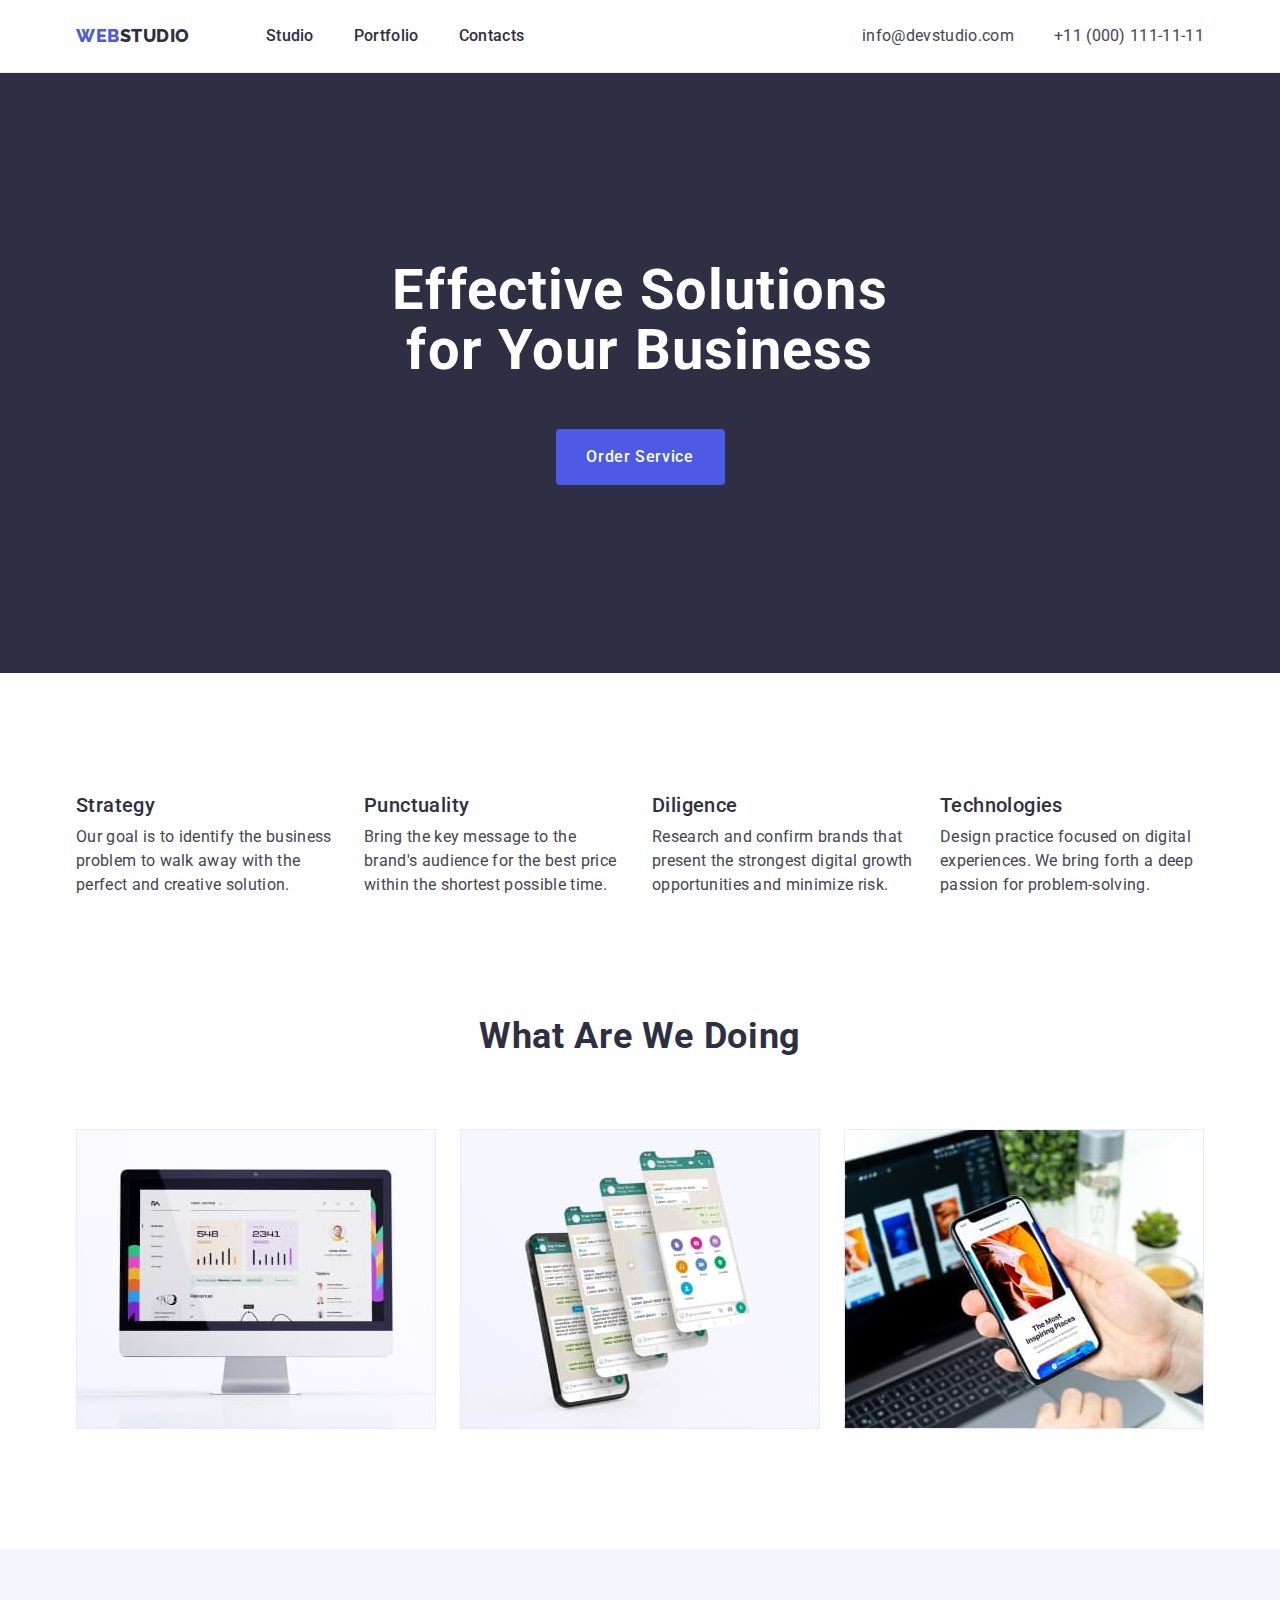
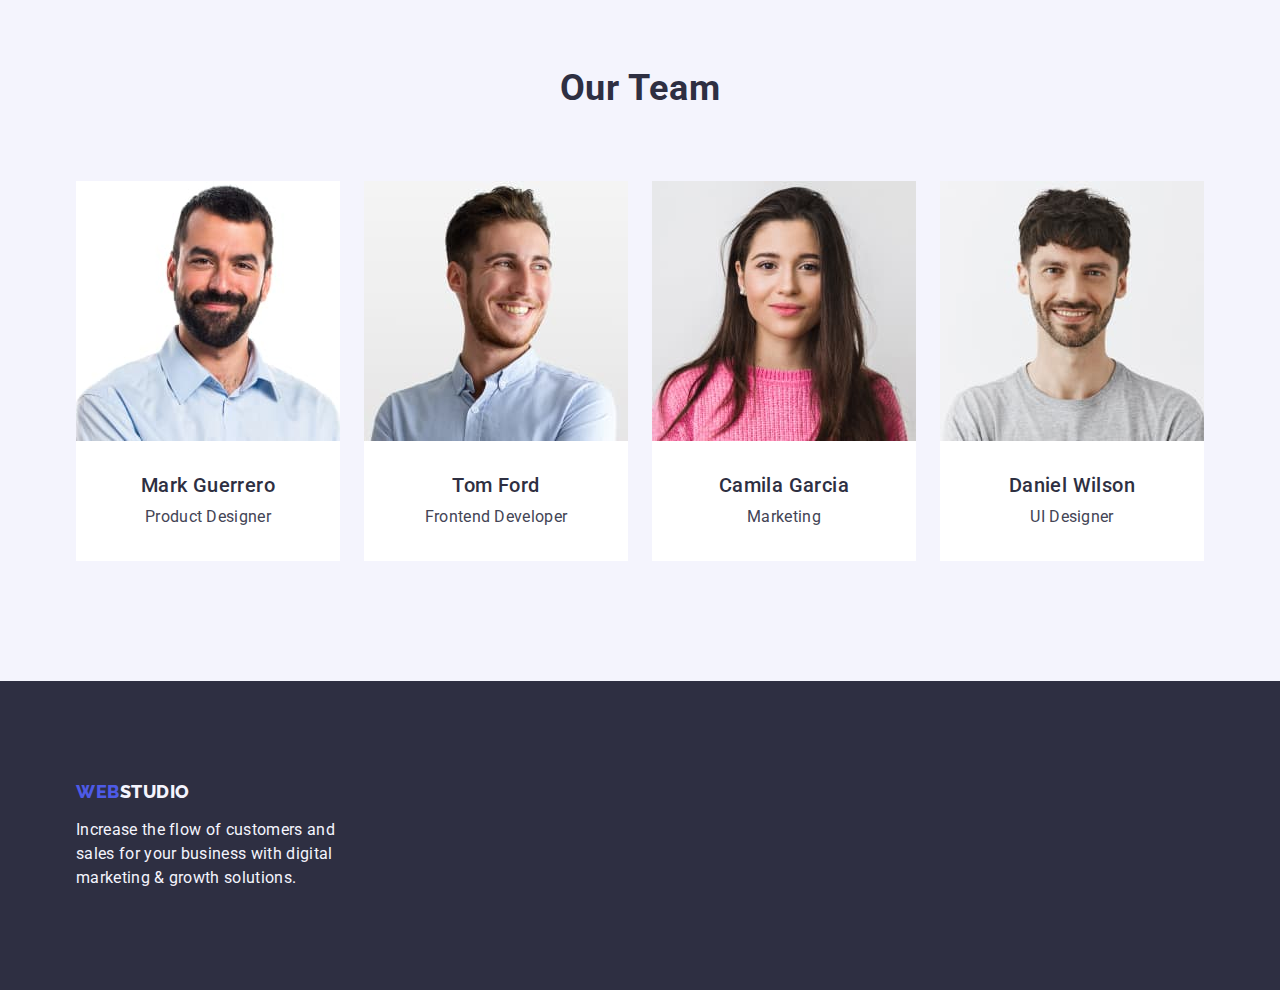
<file: index.html>
<!DOCTYPE html>
<html lang="en">
  <head>
    <meta charset="UTF-8" />
    <meta http-equiv="X-UA-Compatible" content="IE=edge" />
    <meta name="viewport" content="width=device-width, initial-scale=1.0" />
    <title>Webstudio</title>

    <link
      rel="stylesheet"
      href="https://cdnjs.cloudflare.com/ajax/libs/modern-normalize/1.1.0/modern-normalize.min.css"
    />
    <link rel="preconnect" href="https://fonts.googleapis.com" />
    <link rel="preconnect" href="https://fonts.gstatic.com" crossorigin />
    <link
      href="https://fonts.googleapis.com/css2?family=Raleway:wght@800&family=Roboto:wght@400;500;700&display=swap"
      rel="stylesheet"
    />
    <link rel="stylesheet" href="./css/styles.css" />
  </head>
  <body class="page">
    <!-- header and navigation -->
    <header class="page-header">
      <div class="container wrap">
        <nav class="header-nav">
          <a href="./index.html" class="logo link"
            >Web<span class="logo-studio">Studio</span></a
          >

          <ul class="site-nav list">
            <li class="address-item">
              <a href="./index.html" class="link">Studio</a>
            </li>
            <li class="address-item">
              <a href="./portfolio.html" class="link">Portfolio</a>
            </li>
            <li class="address-item">
              <a href="" class="link">Contacts</a>
            </li>
          </ul>
        </nav>

        <address class="header-address">
          <ul class="auth-nav list link">
            <li class="address-item">
              <a href="mailto:info@devstudio.com" class="contacts link"
                >info@devstudio.com</a
              >
            </li>
            <li class="address-item">
              <a href="tel:+110001111111" class="contacts link"
                >+11 (000) 111-11-11</a
              >
            </li>
          </ul>
        </address>
      </div>
    </header>

    <!-- main content -->
    <main>
      <!-- hero section -->
      <section class="hero">
        <div class="container">
          <h1 class="hero-title">Effective Solutions for Your Business</h1>
          <button class="but" type="button">Order Service</button>
        </div>
      </section>
      <!-- Approaches of our company -->
      <section class="section section-approaches">
        <div class="container">
          <h2 class="section-title visually-hidden">
            Approaches of our company
          </h2>
          <ul class="feature-list list">
            <li class="feature-item">
              <h3 class="title">Strategy</h3>
              <p class="text">
                Our goal is to identify the business problem to walk away with
                the perfect and creative solution.
              </p>
            </li>
            <li class="feature-item">
              <h3 class="title">Punctuality</h3>
              <p class="text">
                Bring the key message to the brand's audience for the best price
                within the shortest possible time.
              </p>
            </li>
            <li class="feature-item">
              <h3 class="title">Diligence</h3>
              <p class="text">
                Research and confirm brands that present the strongest digital
                growth opportunities and minimize risk.
              </p>
            </li>
            <li class="feature-item">
              <h3 class="title">Technologies</h3>
              <p class="text">
                Design practice focused on digital experiences. We bring forth a
                deep passion for problem-solving.
              </p>
            </li>
          </ul>
        </div>
      </section>
      <!-- What are we doing -->
      <section class="section section-projects">
        <div class="container">
          <h2 class="section-title">What are we doing</h2>
          <ul class="projects list">
            <li class="projects-item">
              <img
                src="./images/img1_1.jpg"
                alt="desktop applications"
                width="360"
                class="all-img"
              />
            </li>
            <li class="projects-item">
              <img
                src="./images/img2_1.jpg"
                alt="mobile applications"
                width="360"
                class="all-img"
              />
            </li>
            <li class="projects-item">
              <img
                src="./images/img3_1.jpg"
                alt="design solutions"
                width="360"
                class="all-img"
              />
            </li>
          </ul>
        </div>
      </section>

      <!-- Our Team -->

      <section class="section our-team">
        <div class="container">
          <h2 class="section-title">Our Team</h2>
          <ul class="card list">
            <li class="card-item">
              <img
                src="./images/img_1.jpg"
                alt=" foto Mark Guerrero"
                width="264"
                class="all-img"
              />
              <div class="card-box">
                <h3 class="title text-center">Mark Guerrero</h3>
                <p class="text text-center">Product Designer</p>
              </div>
            </li>
            <li class="card-item">
              <img
                src="./images/img_2.jpg"
                alt="foto Tom Ford"
                width="264"
                class="all-img"
              />
              <div class="card-box">
                <h3 class="title text-center">Tom Ford</h3>
                <p class="text text-center">Frontend Developer</p>
              </div>
            </li>
            <li class="card-item">
              <img
                src="./images/img_3.jpg"
                alt="foto Camila Garcia"
                width="264"
                class="all-img"
              />
              <div class="card-box">
                <h3 class="title text-center">Camila Garcia</h3>
                <p class="text text-center">Marketing</p>
              </div>
            </li>
            <li class="card-item">
              <img
                src="./images/img_4.jpg"
                alt="foto Daniel Wilson"
                width="264"
                class="all-img"
              />
              <div class="card-box">
                <h3 class="title text-center">Daniel Wilson</h3>
                <p class="text text-center">UI Designer</p>
              </div>
            </li>
          </ul>
        </div>
      </section>
    </main>
    <!-- Footer -->

    <footer class="footer">
      <div class="container">
        <a href="./index.html" class="footer-logo logo link"
          >Web<span class="logo-studio">Studio</span></a
        >
        <p class="content">
          Increase the flow of customers and sales for your business with
          digital marketing & growth solutions.
        </p>
      </div>
    </footer>
  </body>
</html>
</file>
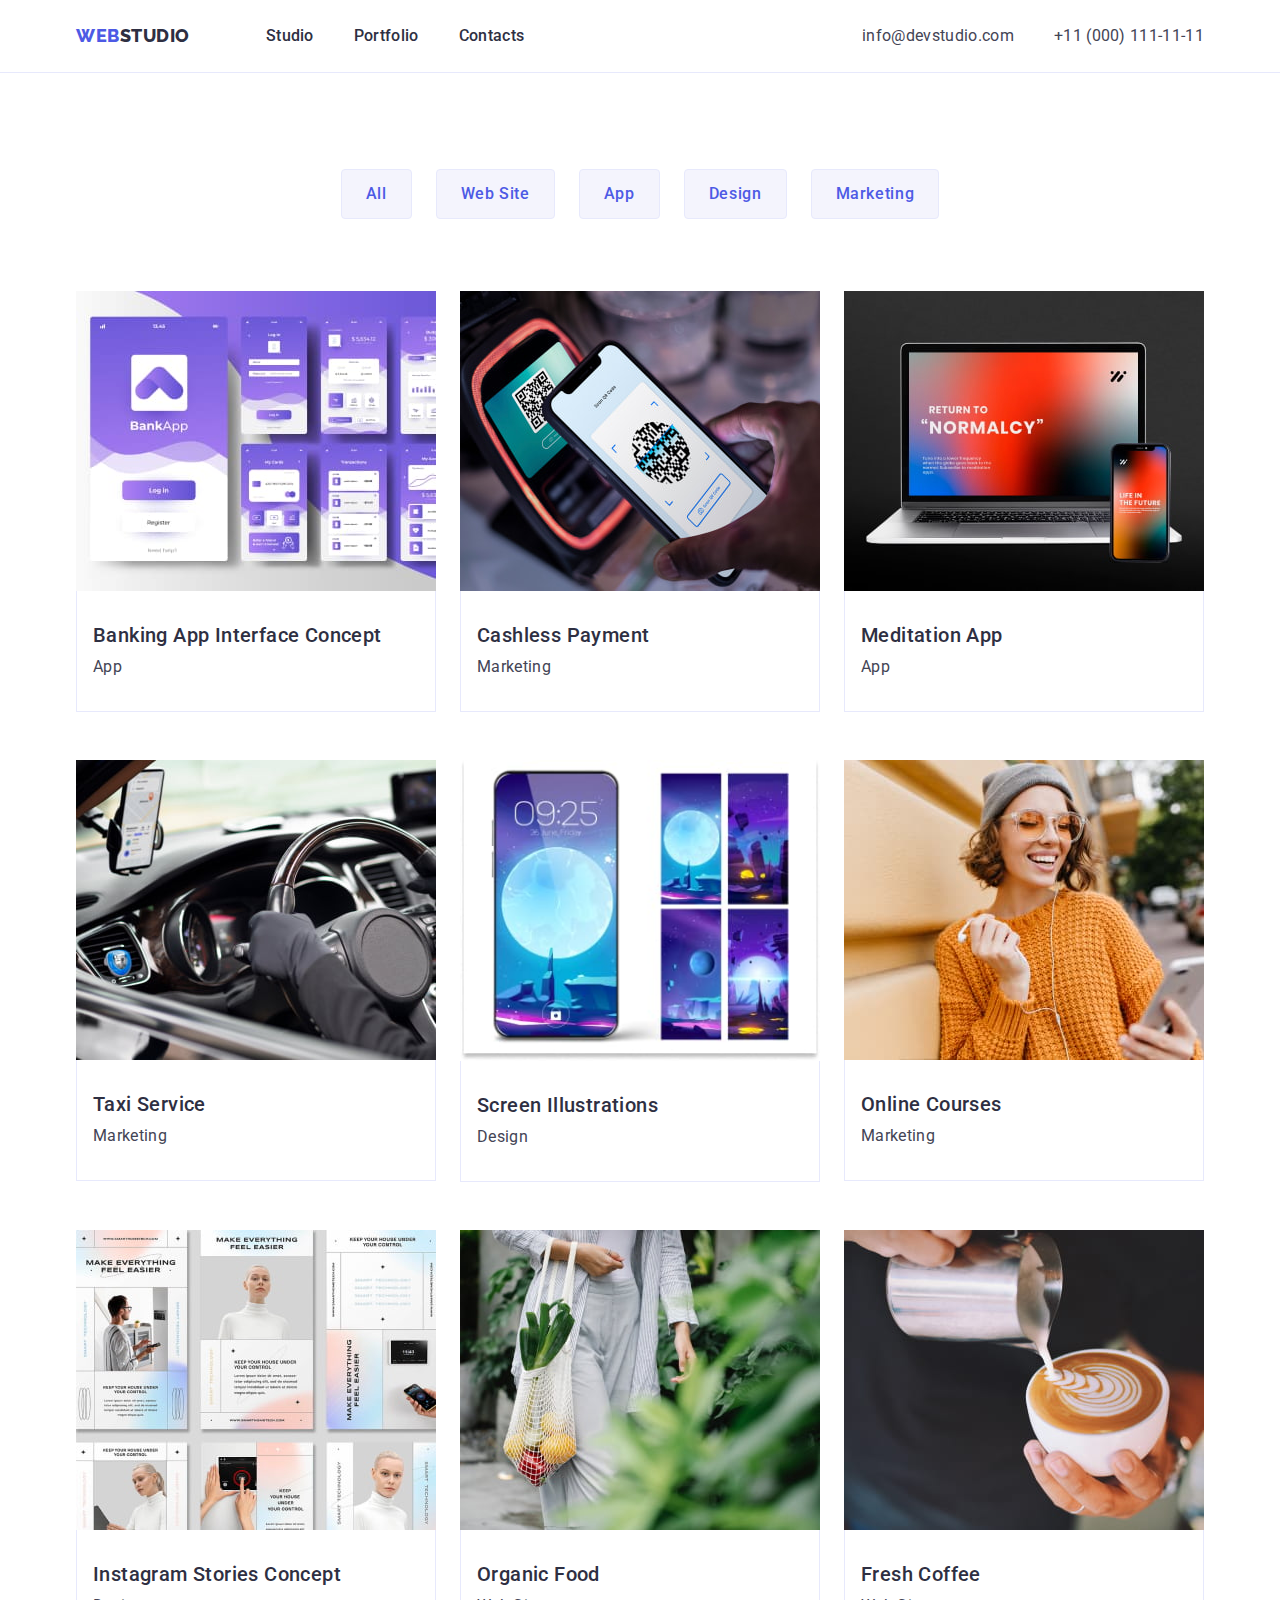
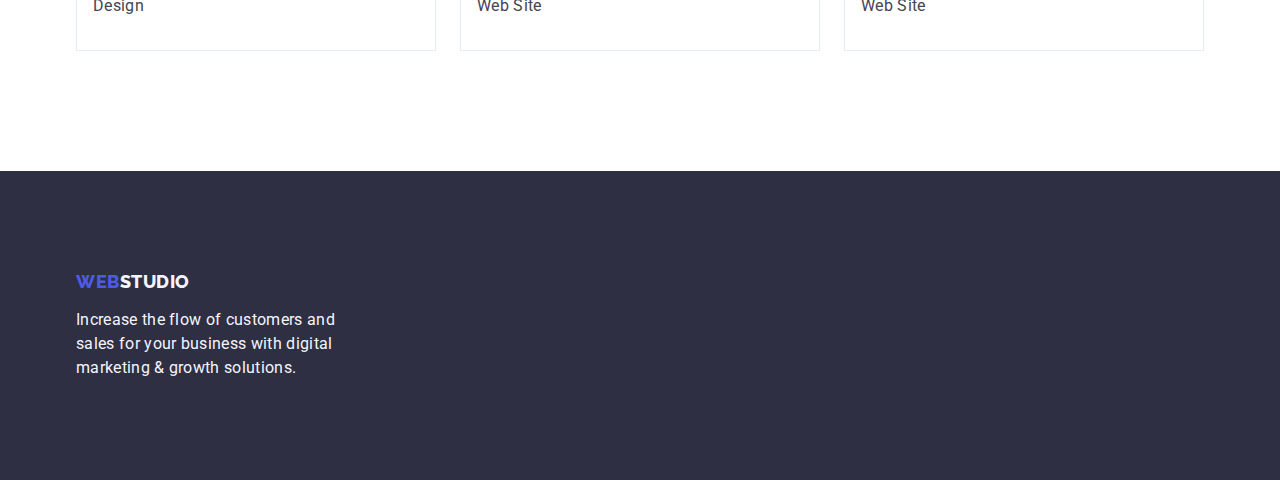
<file: portfolio.html>
<!DOCTYPE html>
<html lang="en">
  <head>
    <meta charset="UTF-8" />
    <meta http-equiv="X-UA-Compatible" content="IE=edge" />
    <meta name="viewport" content="width=device-width, initial-scale=1.0" />
    <title>Webstudio</title>

    <link
      rel="stylesheet"
      href="https://cdnjs.cloudflare.com/ajax/libs/modern-normalize/1.1.0/modern-normalize.min.css"
    />
    <link rel="preconnect" href="https://fonts.googleapis.com" />
    <link rel="preconnect" href="https://fonts.gstatic.com" crossorigin />
    <link
      href="https://fonts.googleapis.com/css2?family=Raleway:wght@800&family=Roboto:wght@400;500;700&display=swap"
      rel="stylesheet"
    />
    <link rel="stylesheet" href="./css/styles.css" />
  </head>
  <body>
    <!-- header and navigation -->
    <header class="page-header">
      <div class="container wrap">
        <nav class="header-nav">
          <a href="./index.html" class="logo link"
            >Web<span class="logo-studio">Studio</span></a
          >

          <ul class="site-nav list">
            <li class="address-item">
              <a href="./index.html" class="link">Studio</a>
            </li>
            <li class="address-item">
              <a href="./portfolio.html" class="link">Portfolio</a>
            </li>
            <li class="address-item">
              <a href="" class="link">Contacts</a>
            </li>
          </ul>
        </nav>

        <address class="header-address">
          <ul class="auth-nav list link">
            <li class="address-item">
              <a href="mailto:info@devstudio.com" class="contacts link"
                >info@devstudio.com</a
              >
            </li>
            <li class="address-item">
              <a href="tel:+110001111111" class="contacts link"
                >+11 (000) 111-11-11</a
              >
            </li>
          </ul>
        </address>
      </div>
    </header>
    <!-- main content-->
    <main>
      <section class="work">
        <div class="container">
          <h1 class="work-title visually-hidden">Our work</h1>

          <ul class="list work-btn">
            <li class="btn-item">
              <button type="button" class="btn">All</button>
            </li>
            <li class="btn-item">
              <button type="button" class="btn">Web Site</button>
            </li>
            <li class="btn-item">
              <button type="button" class="btn">App</button>
            </li>
            <li class="btn-item">
              <button type="button" class="btn">Design</button>
            </li>
            <li class="btn-item">
              <button type="button" class="btn">Marketing</button>
            </li>
          </ul>

          <ul class="list work-list">
            <li class="project-card">
              <a href="" class="link"
                ><img
                  src="./images/filter-maket/img-5.jpg"
                  alt="Banking App Interface Concept"
                  width="360"
                  class="all-img"
                />
                <div class="work-box">
                  <h2 class="title">Banking App Interface Concept</h2>
                  <p class="text">App</p>
                </div>
              </a>
            </li>
            <li class="project-card">
              <a href="" class="link"
                ><img
                  src="./images/filter-maket/img-6.jpg"
                  alt="Cashless Payment"
                  width="360"
                  class="all-img"
                />
                <div class="work-box">
                  <h2 class="title">Cashless Payment</h2>
                  <p class="text">Marketing</p>
                </div>
              </a>
            </li>

            <li class="project-card">
              <a href="" class="link"
                ><img
                  src="./images/filter-maket/img-7.jpg"
                  alt="Meditation App"
                  width="360"
                  class="all-img"
                />
                <div class="work-box">
                  <h2 class="title">Meditation App</h2>
                  <p class="text">App</p>
                </div>
              </a>
            </li>
            <li class="project-card">
              <a href="" class="link"
                ><img
                  src="./images/filter-maket/img-8.jpg"
                  alt="Taxi Service"
                  width="360"
                  class="all-img"
                />
                <div class="work-box">
                  <h2 class="title">Taxi Service</h2>
                  <p class="text">Marketing</p>
                </div>
              </a>
            </li>
            <li class="project-card">
              <a href="" class="link"
                ><img
                  src="./images/filter-maket/img-9.jpg"
                  alt="Screen Illustrations"
                  width="360"
                  class="all-img"
                />
                <div class="work-box">
                  <h2 class="title">Screen Illustrations</h2>
                  <p class="text">Design</p>
                </div>
              </a>
            </li>
            <li class="project-card">
              <a href="" class="link"
                ><img
                  src="./images/filter-maket/img-10.jpg"
                  alt="Online Courses"
                  width="360"
                  class="all-img"
                />
                <div class="work-box">
                  <h2 class="title">Online Courses</h2>
                  <p class="text">Marketing</p>
                </div>
              </a>
            </li>

            <li class="project-card">
              <a href="" class="link"
                ><img
                  src="./images/filter-maket/img-11.jpg"
                  alt="Instagram Stories Concept"
                  width="360"
                  class="all-img"
                />
                <div class="work-box">
                  <h2 class="title">Instagram Stories Concept</h2>
                  <p class="text">Design</p>
                </div>
              </a>
            </li>
            <li class="project-card">
              <a href="" class="link"
                ><img
                  src="./images/filter-maket/img-12.jpg"
                  alt="Organic Food"
                  width="360"
                  class="all-img"
                />
                <div class="work-box">
                  <h2 class="title">Organic Food</h2>
                  <p class="text">Web Site</p>
                </div>
              </a>
            </li>
            <li class="project-card">
              <a href="" class="link"
                ><img
                  src="./images/filter-maket/img-13.jpg"
                  alt="Fresh Coffee"
                  width="360"
                  class="all-img"
                />
                <div class="work-box">
                  <h2 class="title">Fresh Coffee</h2>
                  <p class="text">Web Site</p>
                </div>
              </a>
            </li>
          </ul>
        </div>
      </section>
    </main>
    <!-- Footer -->
    <footer class="footer">
      <div class="container">
        <a href="./index.html" class="footer-logo logo link"
          >Web<span class="logo-studio">Studio</span></a
        >
        <p class="content">
          Increase the flow of customers and sales for your business with
          digital marketing & growth solutions.
        </p>
      </div>
    </footer>
  </body>
</html>
</file>
<file: css/styles.css>
:root {
  --primari-text-color: #434455;
  --title-text-color: #2e2f42;
  --accent-color: #4d5ae5;
  --hover-color: #404bbf;
  --hero-text-color: #ffffff;
  --section-our-team-color: #f4f4fd;
  --footer-text-color: #f4f4fd;
  --button-color: #e7e9fc;
  --hero-padding: 188px;
  --btn-padding: 88px;
  --section-padding: 120px;
  --btn-padding-botoom: 72px;
  --sections-title-margen: 72px;
  --title-margen: 32px;
  --title-margen-bottom: 8px;
  --card-set-gap: 24px;
  --footer-padding-work: 120px;
}
body {
  color: var(--primari-text-color);
  background-color: var(--hero-text-color);
  font-family: "Roboto", sans-serif;
  font-weight: 400;
  font-size: 16px;
  line-height: 1.5;
  letter-spacing: 0.02em;
}
.wrapper {
  width: 1440px;
  margin-left: auto;
  margin-right: auto;
}
.container {
  margin-left: auto;
  margin-right: auto;
  padding-left: 15px;
  padding-right: 15px;
  width: 1158px;
}
.wrap {
  display: flex;
  align-items: center;
}

h1,
h2,
h3,
ul,
p {
  margin: 0;
  padding: 0;
}

.list {
  list-style: none;
}
.link {
  text-decoration: none;
  margin: 0;
  /* padding: 0; */
}
.all-img {
  display: block;
  max-width: 100%;
  height: auto;
}

/**
  |============================
  | page-haeder
  |============================
*/
.page-header {
  border-bottom: 1px solid #e7e9fc;
}

.header-nav {
  display: flex;
  margin-right: auto;
  align-items: center;
}

/* Logo */

.logo {
  display: inline-block;
  margin-right: 76px;

  color: var(--accent-color);
  font-family: Raleway, sans-serif;
  font-weight: 800;
  font-size: 18px;
  line-height: 1.17;
  letter-spacing: 0.03em;
  text-transform: uppercase;
  text-decoration: none;
}
.logo-studio {
  color: var(--title-text-color);
}

/* site navigation */

.site-nav {
  display: flex;
  gap: 40px;
}

.site-nav .link {
  display: block;
  padding-top: 24px;
  padding-bottom: 24px;

  color: var(--title-text-color);
  font-weight: 500;
}

.site-nav .link:hover,
.site-nav .link:focus,
.auth-nav .contacts:hover,
.auth-nav .contacts:focus {
  color: var(--hover-color);
}
/* contacts */

.header-address {
  font-style: normal;
}
.auth-nav {
  display: flex;
  gap: 40px;
}

.auth-nav .contacts {
  display: block;
  padding-top: 24px;
  padding-bottom: 24px;
  color: var(--primari-text-color);
}

/* hero setion */
.hero {
  padding-top: var(--hero-padding);
  padding-bottom: var(--hero-padding);

  background-color: var(--title-text-color);
  text-align: center;
}

.hero-title {
  max-width: 496px;
  margin: 0 auto 48px;
  color: var(--hero-text-color);
  font-weight: 700;
  font-size: 56px;
  line-height: 1.07;
  letter-spacing: 0.02em;
}
/* button */
.but {
  display: block;

  border-radius: 4px;
  min-width: 169px;
  height: 56px;
  /* padding: 16px 32px; */
  margin: 0 auto;
  color: var(--hero-text-color);
  background-color: var(--accent-color);
  font-family: inherit;
  font-weight: 500;
  font-size: 16px;
  line-height: 1.5;
  letter-spacing: 0.04em;
  cursor: pointer;
  text-align: center;
  border: none;
}
.but:hover,
.but:focus {
  background-color: var(--hover-color);
}

/* section */
.section {
  padding: 120px 0 120px 0;
}

.section-approaches {
  padding: 120px 0;
}
.section-projects {
  padding-top: 0;
}
.visually-hidden {
  position: absolute;
  width: 1px;
  height: 1px;
  margin: -1px;
  border: 0;
  padding: 0;
  white-space: nowrap;
  clip-path: inset(100%);
  clip: rect(0 0 0 0);
  overflow: hidden;
}

.section-title {
  margin-bottom: var(--sections-title-margen);

  font-weight: 700;
  font-size: 36px;
  line-height: 1.11;
  text-align: center;
  letter-spacing: 0.02em;
  text-transform: capitalize;
}

.feature-list {
  display: flex;
  gap: 24px;
}
.feature-item {
  display: block;
  width: calc((100% - 72px) / 4);
}

/* section What are we doing */
.projects {
  display: flex;
  gap: 24px;
}

.section-title,
.title {
  color: var(--title-text-color);
}

.title {
  margin-bottom: var(--title-margen-bottom);

  font-weight: 500;
  font-size: 20px;
  line-height: 1.2;
  letter-spacing: 0.02em;
}

/* section our-team*/
.our-team {
  background-color: var(--section-our-team-color);
}

.card {
  display: flex;
  gap: 24px;
}
.card-item {
  display: block;

  background-color: var(--hero-text-color);
}
.card-box {
  padding: 32px 16px;
  border-radius: 0px 0px 4px 4px;
}
.text {
  color: var(--primari-text-color);
}
.text-center {
  text-align: center;
}

/* footer */
.footer {
  padding-top: 100px;
  padding-bottom: 100px;

  background-color: var(--title-text-color);
  color: var(--section-our-team-color);
}

.footer-logo .logo-studio {
  color: var(--section-our-team-color);
}
.footer-logo {
  margin-bottom: 16px;
  margin-right: 0;
}

.content {
  max-width: 264px;
}
/**
  |============================
  |  portfolio 
  |============================
*/
.work {
  /* padding: 96px 120px; */
  padding: 96px 0 120px 0;
}
.work-btn {
  display: flex;
  margin-bottom: 72px;
  gap: 24px;
  justify-content: center;
}

.btn {
  display: inline-block;
  min-width: auto;
  padding: 12px 24px;

  color: var(--accent-color);
  background-color: var(--footer-text-color);
  font-family: inherit;
  font-weight: 500;
  font-size: 16px;
  line-height: 1.5;
  letter-spacing: 0.04em;
  cursor: pointer;
  text-align: center;
  border: 1px solid #e7e9fc;
  border-radius: 4px;
}

.btn:hover,
.btn:focus {
  color: var(--hero-text-color);
  background-color: var(--hover-color);
  border: 1px solid transparent;
}

.work-list {
  display: block;
  display: flex;
  flex-wrap: wrap;
  gap: 24px;
  row-gap: 48px;
}

.project-card {
  width: calc((100% - 48px) / 3);
}
.work-box {
  padding: 32px 16px;

  border-bottom: 1px solid #e7e9fc;
  border-left: 1px solid #e7e9fc;
  border-right: 1px solid #e7e9fc;
}

/* .address-item {
  margin-right: 40px;
}
.address-item:last-child {
  margin-right: 0;
} */

/* .address-item:not(:last-child) {
  margin-right: 40px;
} */

/* margin-left: calc(-1 * var(--card-set-gap));
  margin-top: calc(-1 * var(--card-set-gap));
  margin-bottom: calc(-1 * var(--card-set-gap)); */

/* .btn-item:not(:last-child) {
  margin-right: 24px;
} */
/* margin-left: var(--card-set-gap);
  margin-top: var(--card-set-gap);
  margin-bottom: var(--card-set-gap); */

/* .card-item:not(:last-child) {
  margin-right: 24px;
} */
/* .address-item + .address-item {
  margin-left: 40px;
} */
/* .feature-item + .feature-item {
  margin-left: 24px;
} */
</file>
